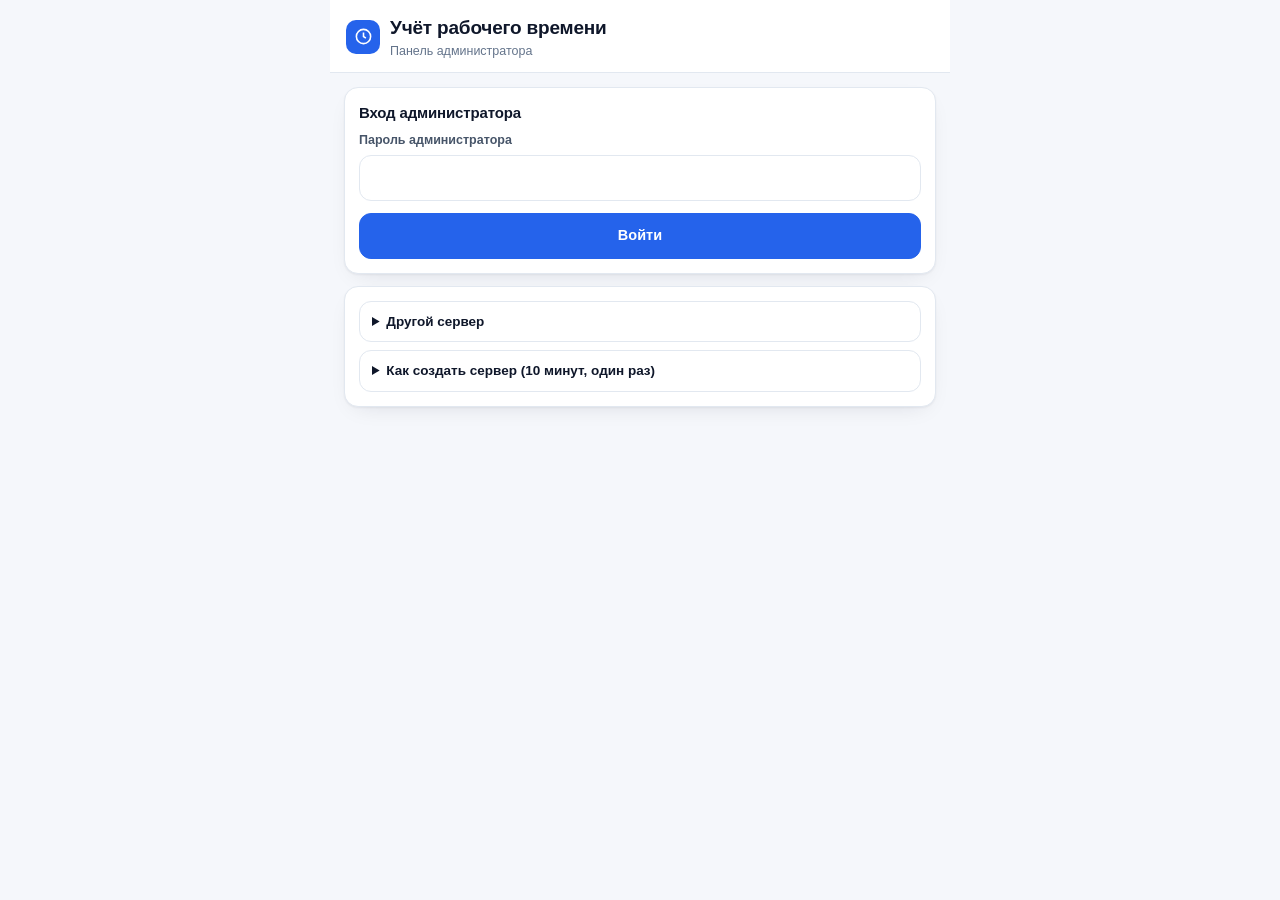
<file: index.html>
<!DOCTYPE html>
<html lang="ru">
<head>
<meta charset="utf-8">
<meta name="viewport" content="width=device-width, initial-scale=1, viewport-fit=cover">
<meta name="theme-color" content="#2563eb">
<meta name="robots" content="noindex, nofollow">
<title>Учёт рабочего времени</title>
<link rel="stylesheet" href="styles.css?v=8.0">
</head>
<body>
<div id="app">
  <header class="top">
    <div class="row">
      <div class="logo"><svg viewBox="0 0 24 24" fill="none" stroke-width="2"><path d="M12 7v5l3 2"/><circle cx="12" cy="12" r="9"/></svg></div>
      <div class="stack" style="gap:0;flex:1">
        <h1 id="topTitle">Учёт рабочего времени</h1>
        <div class="muted small" id="topSub">Панель администратора</div>
      </div>
    </div>
  </header>
  <main>
    <!-- вход -->
    <section class="view" id="v-login">
      <div class="card">
        <h3>Вход администратора</h3>
        <label class="field" style="margin-top:8px">Пароль администратора
          <input class="input" type="password" id="loginPw" autocomplete="current-password" autofocus>
        </label>
        <div id="setupBox" class="hidden">
          <div class="warn" style="margin-top:10px">Сервер новый: придумайте пароль администратора (не короче 6 символов) и повторите его.</div>
          <label class="field" style="margin-top:8px">Повторите пароль
            <input class="input" type="password" id="loginPw2" autocomplete="new-password">
          </label>
        </div>
        <button class="btn primary block" style="margin-top:12px" data-action="login" id="loginBtn">Войти</button>
      </div>
      <div class="card">
        <details class="acc">
          <summary>Другой сервер</summary>
          <div class="muted small" style="margin:8px 0">Нужно, только если вы создали новую таблицу со своим сервером.</div>
          <label class="field">Ссылка на сервер
            <input class="input mono" id="loginUrl" name="server-url" data-lpignore="true" data-1p-ignore placeholder="https://script.google.com/macros/s/…/exec" autocomplete="off" spellcheck="false">
          </label>
        </details>
        <details class="acc" style="margin-top:8px">
          <summary>Как создать сервер (10 минут, один раз)</summary>
          <ol class="small muted" style="padding-left:18px;margin:8px 0">
            <li>Создайте новую Google Таблицу.</li>
            <li>В ней: <b>Расширения → Apps Script</b>.</li>
            <li>Удалите всё в редакторе, вставьте код ниже и сохраните (значок дискеты).</li>
            <li><b>Развернуть → Новое развёртывание</b> → шестерёнка → <b>Веб-приложение</b>. «Запуск от имени»: <b>Я</b>. «У кого есть доступ»: <b>Все</b>. Нажмите «Развернуть» и разрешите доступ.</li>
            <li>Скопируйте ссылку, которая заканчивается на <span class="mono">/exec</span>, и вставьте её выше.</li>
          </ol>
          <button class="btn sm" data-action="copy-gs">Копировать код сервера</button>
          <pre class="code" id="gsPre" style="margin-top:8px">Загрузка…</pre>
        </details>
      </div>
    </section>

    <!-- на смене -->
    <section class="view" id="v-board">
      <div class="card" id="boardHead"></div>
      <div id="boardMain"></div>
    </section>

    <!-- табель -->
    <section class="view" id="v-report">
      <div class="card">
        <div class="grid3" style="margin-bottom:8px">
          <button class="btn sm" data-action="period" data-period="day">Сегодня</button>
          <button class="btn sm" data-action="period" data-period="week">Неделя</button>
          <button class="btn sm" data-action="period" data-period="month">Месяц</button>
        </div>
        <div class="grid2">
          <label class="field">С даты<input class="input" type="date" id="repFrom"></label>
          <label class="field">По дату<input class="input" type="date" id="repTo"></label>
        </div>
        <label class="field" style="margin-top:8px">Сотрудник
          <select class="input" id="repEmp"><option value="">Все сотрудники</option></select>
        </label>
      </div>
      <div class="kpi" id="repKpi"></div>
      <div class="card" style="padding:8px 10px"><div id="repList"></div></div>
      <div class="card">
        <div class="grid2">
          <button class="btn primary" data-action="xlsx">Табель Excel за месяц</button>
          <button class="btn" data-action="punch-add">Добавить отметку</button>
          <button class="btn" data-action="report-refresh">Обновить</button>
          <button class="btn" data-action="csv">Скачать CSV</button>
        </div>
        <div class="muted small" style="margin-top:8px">Excel — за календарный месяц, в который попадает «С даты». Чтобы исправить отметку, нажмите ✎ в строке дня.</div>
        <div class="muted small" style="margin-top:8px">Все отметки хранятся в Google Таблице, лист «Отметки». Часы считаются с учётом обеда, если смена длиннее 6 часов.</div>
      </div>
    </section>

    <!-- QR -->
    <section class="view" id="v-codes">
      <div class="card">
        <h3>Коды у двери</h3>
        <div class="muted small" style="margin:2px 0 10px">Одни на всех. Распечатайте и повесьте у входа.</div>
        <div class="grid2" id="posterBox"></div>
        <div class="grid2" style="margin-top:10px">
          <button class="btn" data-action="print-posters">Печать A4</button>
          <button class="btn" data-action="download-posters">Скачать PNG</button>
        </div>
      </div>
      <div class="card">
        <div class="row between"><h3>Личные коды привязки</h3><span class="badge blue" id="regCount">0</span></div>
        <div class="muted small" style="margin:6px 0 8px">Каждый код привязывает один телефон и после этого больше не работает. Отдайте сотруднику его код лично.</div>
        <div class="qr-grid" id="regGrid"></div>
        <div class="grid2" style="margin-top:10px">
          <button class="btn" data-action="print-badges">Печать непривязанных</button>
          <button class="btn" data-action="download-all">Скачать PNG</button>
        </div>
      </div>
    </section>

    <!-- сотрудники -->
    <section class="view" id="v-employees">
      <div class="card">
        <h3>Добавить сотрудника</h3>
        <div class="row" style="margin-top:8px">
          <input class="input" id="newEmpName" placeholder="Фамилия Имя" maxlength="80">
          <button class="btn primary" data-action="add-emp" style="flex:0 0 auto">Добавить</button>
        </div>
      </div>
      <div id="empList"></div>
    </section>

    <!-- настройки -->
    <section class="view" id="v-settings">
      <div class="card">
        <h3>Геозона рабочего места</h3>
        <div class="muted small" style="margin:2px 0 8px">Отметка дальше радиуса записывается как «вне зоны».</div>
        <div class="grid2">
          <label class="field">Широта<input class="input mono" id="setLat" placeholder="47.0245" inputmode="decimal"></label>
          <label class="field">Долгота<input class="input mono" id="setLng" placeholder="28.8322" inputmode="decimal"></label>
        </div>
        <div class="grid2" style="margin-top:8px">
          <label class="field">Радиус, м<input class="input" type="number" id="setRadius" min="20" step="10"></label>
          <button class="btn" data-action="take-coords" style="align-self:end">Взять мои координаты</button>
        </div>
        <div class="muted small" style="margin-top:6px">«Взять мои координаты» работает, если вы сейчас на рабочем месте. Иначе найдите точку в Google Картах: долгое нажатие → координаты.</div>
      </div>
      <div class="card">
        <h3>График работы</h3>
        <div class="muted small" style="margin:2px 0 8px">Отметьте рабочие дни и время. По графику считаются опоздания, норма часов, утренние и вечерние сообщения.</div>
        <div id="setSched"></div>
        <div class="grid2" style="margin-top:8px">
          <label class="field">Обед, мин<input class="input" type="number" id="setLunch" min="0" step="5"></label>
          <label class="field">Опоздание после, мин<input class="input" type="number" id="setLate" min="0" step="5"></label>
        </div>
        <div class="muted small" style="margin-top:6px">Обед вычитается из смен длиннее 6 часов.</div>
      </div>
      <div class="card">
        <div class="row between"><h3>Уведомления в Telegram</h3><span class="badge" id="tgBadge">не подключено</span></div>
        <details class="acc" style="margin-top:8px" id="tgHow">
          <summary>Как подключить (3 минуты)</summary>
          <ol class="small muted" style="padding-left:18px;margin:8px 0">
            <li>В Telegram откройте <b>@BotFather</b> → <b>/newbot</b> → придумайте имя и адрес бота.</li>
            <li>BotFather пришлёт токен вида <span class="mono">123456789:AA…</span> — вставьте его ниже и нажмите «Сохранить».</li>
            <li>Откройте своего нового бота и нажмите <b>«Старт»</b> (или напишите ему любое сообщение). Для общего чата — добавьте бота в группу и напишите там.</li>
            <li>Нажмите <b>«Подключить чат»</b> — бот пришлёт подтверждение.</li>
          </ol>
        </details>
        <div class="row" style="margin-top:8px">
          <input class="input mono" type="password" id="tgToken" placeholder="Токен бота" autocomplete="off">
          <button class="btn" data-action="tg-save" style="flex:0 0 auto">Сохранить</button>
        </div>
        <div class="grid2" style="margin-top:8px">
          <button class="btn primary" data-action="tg-link">Подключить чат</button>
          <button class="btn" data-action="tg-test">Проверить</button>
        </div>
        <div class="sep"></div>
        <label class="chk"><input type="checkbox" id="tgOutZone"> Сразу: отметка вне рабочего места или без геопозиции</label>
        <label class="chk"><input type="checkbox" id="tgAbsent"> Утром: кто не пришёл к началу дня</label>
        <label class="chk"><input type="checkbox" id="tgDaily"> Вечером: итоги дня; ночью: кто забыл отметить выход</label>
        <div class="muted small">Галочки сохраняются кнопкой «Сохранить настройки» внизу. Утренние и вечерние сообщения работают, когда включена автоматика.</div>
      </div>
      <button class="btn primary block" data-action="save-settings">Сохранить настройки</button>
      <div class="card">
        <div class="row between"><h3>Автоматика и резервные копии</h3><span class="badge" id="autoBadge">…</span></div>
        <div class="muted small" style="margin-top:6px">Каждые 15 минут сервер проверяет: закрывает забытые смены (ночью), отправляет утренние и вечерние сообщения. По воскресеньям в 3:00 — копия таблицы в папку «Учёт рабочего времени — резервные копии» на вашем Google Диске (хранятся 8 последних).</div>
        <div id="autoHelp" class="warn hidden" style="margin-top:8px">Google ещё не разрешил скрипту работать с Диском, интернетом и расписанием. Откройте таблицу → <b>Расширения → Apps Script</b>, вверху выберите функцию <b>installAutomation</b> и нажмите <b>«Выполнить»</b>. Google попросит доступ: выберите свой аккаунт → «Дополнительные настройки» → «Перейти на страницу…» → <b>«Разрешить»</b>. Потом вернитесь сюда.</div>
        <div class="grid2" style="margin-top:8px">
          <button class="btn primary" data-action="auto-install">Включить автоматику</button>
          <button class="btn" data-action="backup-now">Копия сейчас</button>
        </div>
        <div class="muted small" id="backupInfo" style="margin-top:8px"></div>
      </div>
      <div class="card">
        <h3>Пароль администратора</h3>
        <div class="grid2" style="margin-top:8px">
          <input class="input" type="password" id="newPw" placeholder="Новый пароль" autocomplete="new-password">
          <button class="btn" data-action="change-pw">Сменить</button>
        </div>
      </div>
      <div class="card">
        <h3>Сервер</h3>
        <div class="muted small mono" id="serverUrl" style="margin-top:6px;word-break:break-all"></div>
        <div class="muted small" style="margin-top:6px">Ссылка зашита в QR-коды. Если сервер сменится — коды придётся распечатать заново.</div>
        <details class="acc" style="margin-top:10px">
          <summary>Код сервера (Apps Script)</summary>
          <div class="muted small" style="margin:8px 0">Чтобы обновить сервер, не меняя ссылку: Apps Script → вставить код → <b>Развернуть → Управление развёртываниями → ✎ → Версия: новая → Развернуть</b>.</div>
          <button class="btn sm" data-action="copy-gs">Копировать код сервера</button>
        </details>
        <button class="btn danger block" style="margin-top:10px" data-action="logout">Выйти на этом устройстве</button>
      </div>
      <footer class="foot">версия 7.0</footer>
    </section>
  </main>
  <nav class="bottom hidden" id="nav"></nav>
</div>
<div id="modalHost"></div>
<div class="toast" id="toast"></div>
<div id="printArea"></div>

<script src="qr.js?v=8.0"></script>
<script src="xlsx.js?v=6.0"></script>
<script src="app.js?v=8.0"></script>
</body>
</html>
</file>
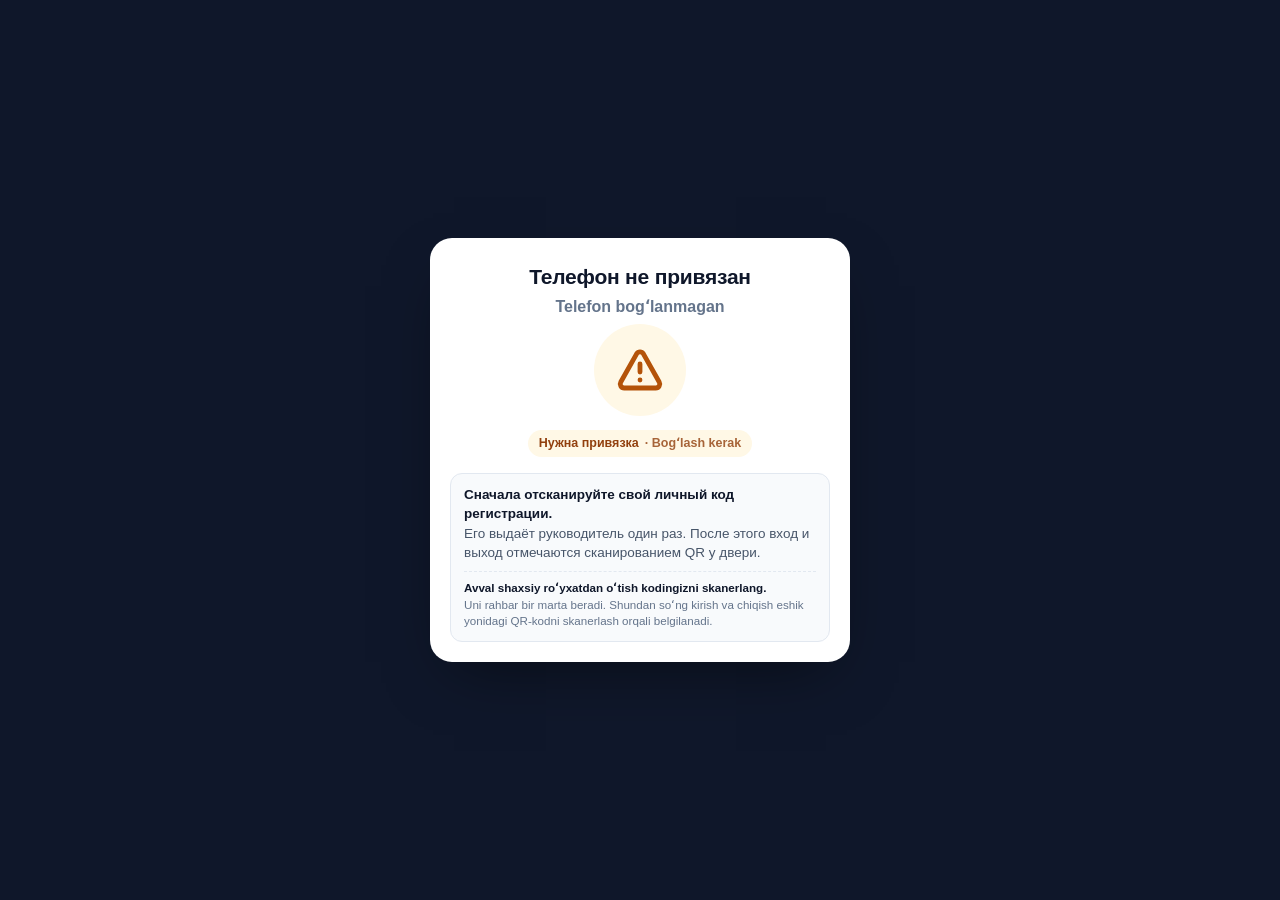
<file: i/index.html>
<!doctype html>
<html lang="ru"><head><meta charset="utf-8">
<meta name="viewport" content="width=device-width,initial-scale=1">
<meta name="robots" content="noindex">
<title>Отметка · Belgi</title>
<!-- Короткая ссылка из QR «ВХОД»: сразу открывает страницу сотрудника. -->
<script>location.replace("../emp.html?t=in" + (location.search.length > 1 ? "&" + location.search.slice(1) : ""));</script>
<noscript><meta http-equiv="refresh" content="0;url=../emp.html?t=in"></noscript>
</head><body><p><a href="../emp.html?t=in">Открыть · Ochish</a></p></body></html>
</file>
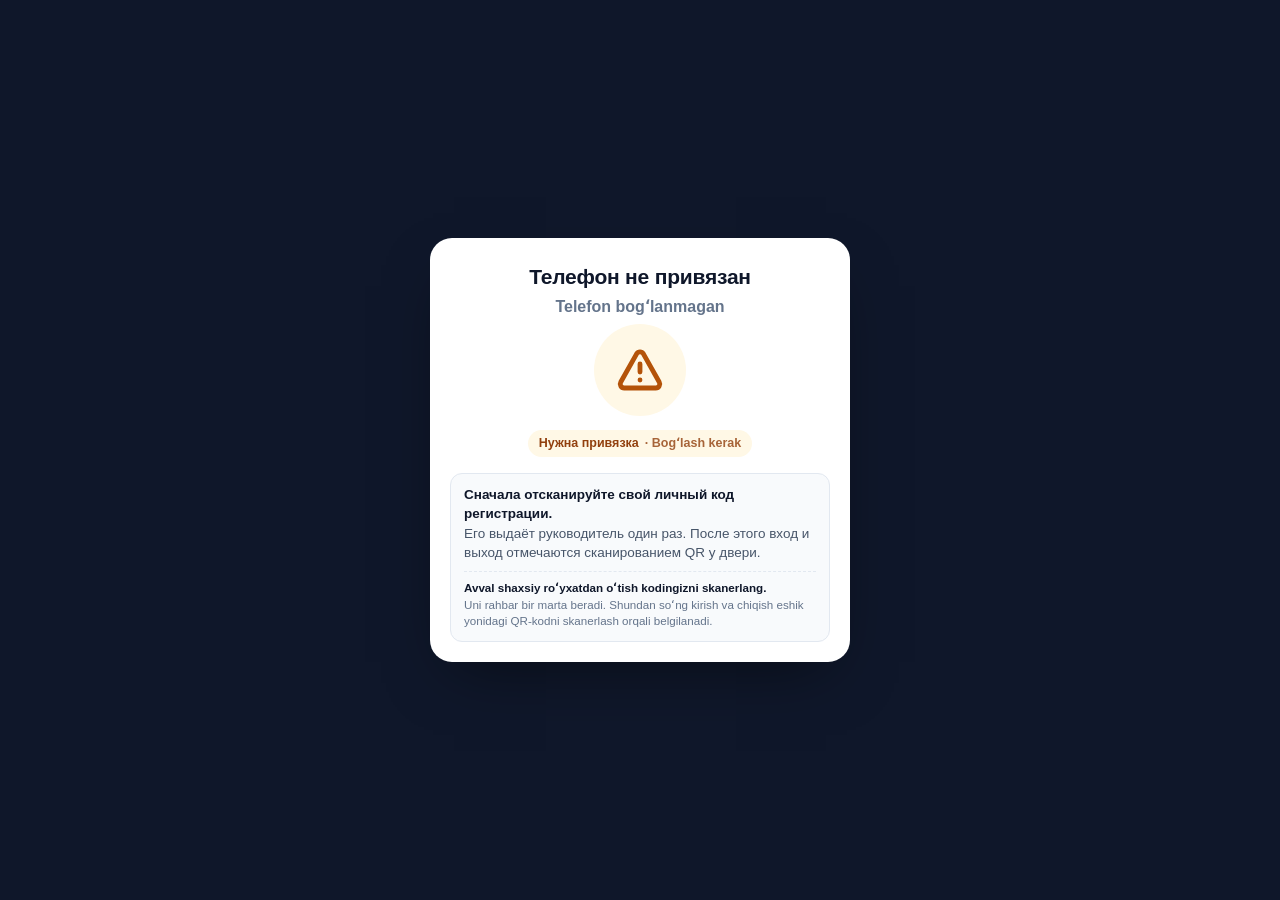
<file: o/index.html>
<!doctype html>
<html lang="ru"><head><meta charset="utf-8">
<meta name="viewport" content="width=device-width,initial-scale=1">
<meta name="robots" content="noindex">
<title>Отметка · Belgi</title>
<!-- Короткая ссылка из QR «ВЫХОД»: сразу открывает страницу сотрудника. -->
<script>location.replace("../emp.html?t=out" + (location.search.length > 1 ? "&" + location.search.slice(1) : ""));</script>
<noscript><meta http-equiv="refresh" content="0;url=../emp.html?t=out"></noscript>
</head><body><p><a href="../emp.html?t=out">Открыть · Ochish</a></p></body></html>
</file>
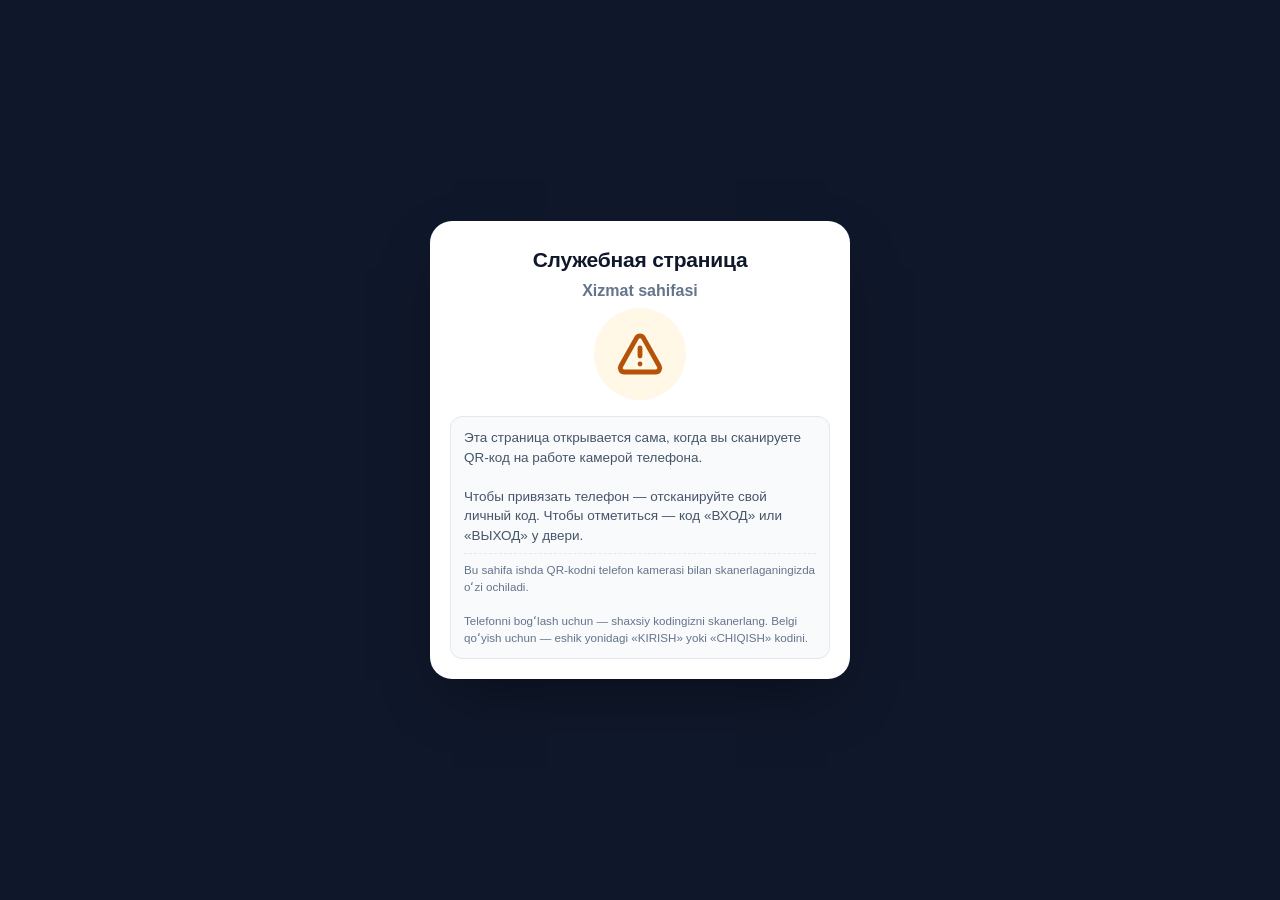
<file: r/index.html>
<!doctype html>
<html lang="ru"><head><meta charset="utf-8">
<meta name="viewport" content="width=device-width,initial-scale=1">
<meta name="robots" content="noindex">
<title>Привязка · Bogʻlash</title>
<!-- Короткая ссылка из личного QR: r/?001ABCD2345 = сотрудник EMP-001, ключ ABCD2345.
     Переводит на emp.html?r=EMP-001&k=ABCD2345 (остальные параметры, например &s=, сохраняются). -->
<script>
(function () {
  var q = location.search.replace(/^\?/, "");
  var m = /^(\d+)([A-Za-z0-9]{8})(&|$)/.exec(q);
  var to = m ? "?r=EMP-" + m[1] + "&k=" + m[2] + (m[3] ? "&" + q.slice(m[0].length) : "") : (q ? "?" + q : "");
  location.replace("../emp.html" + to);
})();
</script>
</head><body><p><a href="../emp.html">Открыть · Ochish</a></p></body></html>
</file>
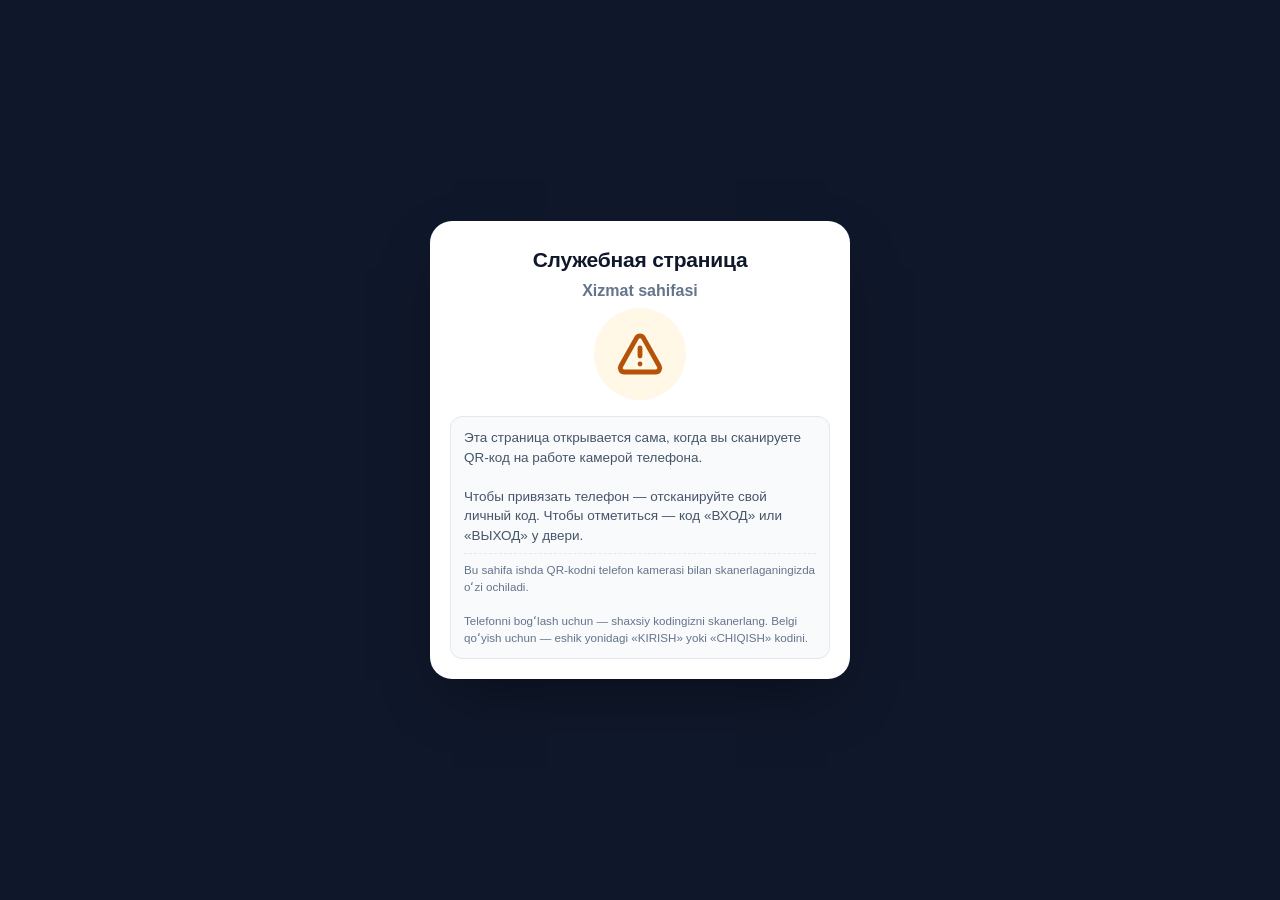
<file: emp.html>
<!DOCTYPE html>
<html lang="ru">
<head>
<meta charset="utf-8">
<meta name="viewport" content="width=device-width, initial-scale=1, viewport-fit=cover">
<meta name="theme-color" content="#0f172a">
<meta name="robots" content="noindex, nofollow">
<meta name="referrer" content="no-referrer">
<title>Отметка · Belgi</title>
<style>
:root{
  --bg:#0f172a; --card:#fff; --ink:#0f172a; --muted:#64748b; --line:#e2e8f0;
  --accent:#2563eb; --ok:#16a34a; --bad:#dc2626; --warn:#b45309;
}
*{box-sizing:border-box;-webkit-tap-highlight-color:transparent}
html,body{margin:0;height:100%}
body{
  background:var(--bg); color:var(--ink);
  font-family:-apple-system,BlinkMacSystemFont,"Segoe UI",Inter,Roboto,Arial,sans-serif;
  font-size:16px; line-height:1.45; -webkit-font-smoothing:antialiased;
  display:flex; align-items:center; justify-content:center; padding:16px;
}
.card{
  width:100%; max-width:420px; background:#fff; border-radius:22px; padding:24px 20px 20px;
  box-shadow:0 24px 60px -24px rgba(0,0,0,.55); text-align:center;
}
h1{font-size:21px;margin:0 0 4px;font-weight:700;letter-spacing:-.01em}
p{margin:0}
.muted{color:var(--muted);font-size:14px}
.mono{font-family:ui-monospace,SFMono-Regular,Menlo,Consolas,monospace}
.badge{display:inline-flex;align-items:center;gap:6px;padding:4px 11px;border-radius:999px;font-size:12.5px;font-weight:700}
.badge.ok{background:#eafaf0;color:#15803d}
.badge.bad{background:#fdeeee;color:#b91c1c}
.badge.warn{background:#fff8e6;color:#92400e}
.badge.info{background:#eff4ff;color:#1d4ed8}
.icon{width:92px;height:92px;margin:6px auto 14px;border-radius:50%;display:grid;place-items:center}
.icon svg{width:48px;height:48px;stroke-width:2.4;fill:none;stroke-linecap:round;stroke-linejoin:round}
.icon.ok,.icon.in{background:#eafaf0}.icon.ok svg,.icon.in svg{stroke:#16a34a}
.icon.out{background:#eff4ff}.icon.out svg{stroke:#2563eb}
.icon.bad{background:#fdeeee}.icon.bad svg{stroke:#dc2626}
.icon.warn{background:#fff8e6}.icon.warn svg{stroke:#b45309}
.big{font-size:34px;font-weight:800;letter-spacing:.06em;margin:2px 0 6px}
.big.in{color:#16a34a}.big.out{color:#2563eb}
.name{font-size:22px;font-weight:800;margin-top:12px}
.time{font-size:16px;font-weight:700;margin-top:2px}
.rows{text-align:left;margin-top:18px;border-top:1px solid var(--line);padding-top:14px;display:flex;flex-direction:column;gap:9px;font-size:14px}
.rows .r{display:flex;justify-content:space-between;gap:12px}
.rows .r span:first-child{color:var(--muted)}
.rows .r span:last-child{font-weight:600;text-align:right}
.spinner{width:44px;height:44px;border-radius:50%;border:4px solid #dbeafe;border-top-color:var(--accent);animation:spin .8s linear infinite;margin:26px auto}
@keyframes spin{to{transform:rotate(360deg)}}
button{
  font:inherit;cursor:pointer;border:0;width:100%;min-height:52px;border-radius:14px;
  font-weight:700;font-size:16px;margin-top:20px;background:var(--accent);color:#fff;
}
button:active{opacity:.88}
button.ghost{background:#f1f5f9;color:#334155;margin-top:10px}
.note{background:#f8fafc;border:1px solid var(--line);border-radius:12px;padding:11px 13px;font-size:13.5px;color:#475569;text-align:left;margin-top:16px}
.note.warn{background:#fff8e6;border-color:#fde68a;color:#92400e}
.note b{color:#0f172a}
.uz{display:block;font-size:.86em;font-weight:500;color:var(--muted);margin-top:3px;letter-spacing:0}
h1 .uz{font-size:16px;font-weight:600}
.big .uz{font-size:20px;font-weight:800;letter-spacing:.06em;color:inherit;opacity:.75;margin-top:0}
.note .uz{color:#64748b;margin-top:8px;padding-top:8px;border-top:1px dashed #e2e8f0}
.note.warn .uz{color:#a16207;border-top-color:#fde68a}
.rows .r span:first-child .uz{font-size:12px}
.stats{margin-top:16px;text-align:left}
.stats .hd{font-size:13px;font-weight:700;color:#334155;margin-bottom:8px}
.stats .hd .uz{font-size:12px}
.sgrid{display:grid;grid-template-columns:1fr 1fr;gap:8px}
.tile{background:#f8fafc;border:1px solid var(--line);border-radius:12px;padding:10px 11px}
.tile .v{font-size:22px;font-weight:800;letter-spacing:-.01em;line-height:1.1}
.tile .l{font-size:12px;color:#475569;margin-top:3px;line-height:1.25}
.tile .l .uz{font-size:11px;margin-top:1px}
.tile.wide{grid-column:1/-1}
.tile.bad .v{color:#b91c1c}
.tile.good .v{color:#15803d}
.uzi{opacity:.8;font-weight:600}
.hidden{display:none !important}
</style>
</head>
<body>
<div class="card" id="card">
  <div class="spinner" id="spin"></div>
  <h1 id="title">Открываем…<span class="uz">Ochilmoqda…</span></h1>
  <p class="muted" id="sub"></p>
  <div id="body"></div>
</div>

<script>
"use strict";

/* Служебная страница сотрудника. Открывается только из QR-кода:
   ?r=КОД&k=КЛЮЧ&s=СЕРВЕР  — привязка телефона (один раз)
   ?t=in|out&s=СЕРВЕР      — отметка входа или выхода
   Все тексты — на русском и узбекском (латиница). */

var ME_KEY = "tt4_me";
/* основной сервер: короткие QR-коды не содержат его адреса */
var DEFAULT_SERVER = "https://script.google.com/macros/s/AKfycby5_KTl2-IpW_wwsVHOQJ9Pb1IEfW_BpI2LPGkfRcZuRUk9XyasibLjQX-TkBq4W8xP/exec";

function qs(name) {
  var m = new RegExp("[?&]" + name + "=([^&#]*)").exec(location.search);
  return m ? decodeURIComponent(m[1].replace(/\+/g, " ")) : "";
}
function ls(k, d) { try { var v = localStorage.getItem(k); return v ? JSON.parse(v) : d; } catch (e) { return d; } }
function lsSet(k, v) { try { localStorage.setItem(k, JSON.stringify(v)); return true; } catch (e) { return false; } }
function esc(s) {
  return String(s === undefined || s === null ? "" : s).replace(/[&<>"']/g, function (c) {
    return { "&": "&amp;", "<": "&lt;", ">": "&gt;", '"': "&quot;", "'": "&#39;" }[c];
  });
}
/* двуязычный текст: русский, под ним узбекский. Аргументы — уже готовый HTML */
function L(ru, uz) { return ru + '<span class="uz">' + uz + "</span>"; }
/* в одну строку: «Готово · Tayyor» */
function I(ru, uz) { return ru + ' <span class="uzi">· ' + uz + "</span>"; }
/* сообщение об ошибке, которое несёт оба языка */
function Err(ru, uz) { var e = new Error(ru); e.uz = uz; return e; }

function deviceLabel() {
  var ua = navigator.userAgent || "";
  var m = /Android[^;)]*;\s*([^;)]+?)(?:\s+Build|\))/.exec(ua);
  if (m && m[1] && !/^(K|wv)$/.test(m[1].trim())) return "Android · " + m[1].trim().slice(0, 30);
  if (/Android/i.test(ua)) return "Android";
  if (/iPhone|iPad|iPod/i.test(ua)) return "iPhone";
  return "Телефон";
}
function validServer(u) { return /^https:\/\/script\.google\.com\/macros\/s\/[\w-]+\/exec$/.test(String(u || "").trim()); }

/* ================= сеть ================= */
function call(server, params) {
  return new Promise(function (resolve, reject) {
    if (!validServer(server)) return reject(Err("В QR-коде нет адреса сервера. Попросите руководителя распечатать коды заново.",
      "QR-kodda server manzili yoʻq. Rahbardan kodlarni qayta chop etishni soʻrang."));
    var cb = "__e" + Math.random().toString(36).slice(2, 10);
    var url = server.trim() + "?callback=" + cb;
    Object.keys(params).forEach(function (k) {
      if (params[k] !== undefined && params[k] !== null) url += "&" + encodeURIComponent(k) + "=" + encodeURIComponent(params[k]);
    });
    var sc = document.createElement("script"), done = false;
    var timer = setTimeout(function () { finish(function () { reject(Err("Сервер не ответил за 20 секунд.", "Server 20 soniya ichida javob bermadi.")); }); }, 20000);
    function finish(fn) {
      if (done) return;
      done = true; clearTimeout(timer);
      try { delete window[cb]; } catch (e) { window[cb] = undefined; }
      if (sc.parentNode) sc.parentNode.removeChild(sc);
      fn();
    }
    window[cb] = function (d) { finish(function () { resolve(d || {}); }); };
    sc.onerror = function () { finish(function () { reject(Err("Нет связи с сервером. Проверьте интернет.", "Server bilan aloqa yoʻq. Internetni tekshiring.")); }); };
    sc.src = url;
    document.head.appendChild(sc);
  });
}

function getPosition() {
  return new Promise(function (resolve, reject) {
    if (!navigator.geolocation) return reject(Err("Телефон не поддерживает геолокацию.", "Telefon geolokatsiyani qoʻllab-quvvatlamaydi."));
    navigator.geolocation.getCurrentPosition(
      function (p) { resolve(p.coords); },
      function (e) {
        var err = Err("Не удалось определить местоположение.", "Joylashuvni aniqlab boʻlmadi.");
        if (e && e.code === 1) err = Err("Доступ к местоположению запрещён. Разрешите его для этого сайта в настройках браузера и попробуйте снова.",
          "Joylashuvga ruxsat berilmagan. Brauzer sozlamalarida ushbu saytga ruxsat bering va qayta urinib koʻring.");
        if (e && e.code === 3) err = Err("Местоположение не определилось за 20 секунд. Подойдите ближе к окну и попробуйте снова.",
          "Joylashuv 20 soniyada aniqlanmadi. Derazaga yaqinroq boring va qayta urinib koʻring.");
        reject(err);
      },
      { enableHighAccuracy: true, timeout: 20000, maximumAge: 0 }
    );
  });
}

/* ================= экраны ================= */
var elSpin = document.getElementById("spin");
var elTitle = document.getElementById("title");
var elSub = document.getElementById("sub");
var elBody = document.getElementById("body");

var ICONS = {
  ok: '<path d="M20 6L9 17l-5-5"/>',
  bad: '<path d="M18 6L6 18M6 6l12 12"/>',
  warn: '<path d="M12 9v4M12 17h.01"/><path d="M10.3 3.9L2.4 18a2 2 0 0 0 1.7 3h15.8a2 2 0 0 0 1.7-3L13.7 3.9a2 2 0 0 0-3.4 0z"/>',
  in: '<path d="M15 3h4a2 2 0 0 1 2 2v14a2 2 0 0 1-2 2h-4"/><path d="M10 17l5-5-5-5"/><path d="M15 12H3"/>',
  out: '<path d="M9 3H5a2 2 0 0 0-2 2v14a2 2 0 0 0 2 2h4"/><path d="M16 17l5-5-5-5"/><path d="M21 12H9"/>'
};
function icon(kind) { return '<div class="icon ' + kind + '"><svg viewBox="0 0 24 24">' + ICONS[kind] + "</svg></div>"; }
/* title и sub — двуязычный HTML (через L) */
function spinner(title, sub) {
  elSpin.classList.remove("hidden");
  elTitle.innerHTML = title;
  elSub.innerHTML = sub || "";
  elBody.innerHTML = "";
}
function screen(title, html) {
  elSpin.classList.add("hidden");
  elTitle.innerHTML = title;
  elSub.innerHTML = "";
  elBody.innerHTML = html;
}
function problem(title, kind, badge, text, buttons) {
  screen(title, icon(kind) + (badge ? '<span class="badge ' + (kind === "bad" ? "bad" : "warn") + '">' + badge + "</span>" : "") +
    '<div class="note">' + text + "</div>" + (buttons || ""));
}
function btn(act, ru, uz, ghost, type) {
  return '<button' + (ghost ? ' class="ghost"' : "") + ' data-act="' + act + '"' + (type ? ' data-type="' + type + '"' : "") + ">" + I(ru, uz) + "</button>";
}

/* ================= привязка телефона ================= */
async function doRegister(code, key, server, force) {
  var me = ls(ME_KEY, null);
  if (me && me.code && me.code !== code && !force) {
    var who = "<b>" + esc(me.name || me.code) + "</b>";
    return problem(L("Телефон уже привязан", "Telefon allaqachon bogʻlangan"), "warn", I("Другой сотрудник", "Boshqa xodim"),
      L("Этот телефон привязан к сотруднику " + who + ".<br><br>Если это ваш телефон и вы сканируете свой код — продолжайте. Тогда " + who +
        " больше не сможет отмечаться с этого телефона.",
        "Bu telefon " + who + " xodimiga bogʻlangan.<br><br>Agar bu sizning telefoningiz boʻlsa va oʻz kodingizni skanerlayotgan boʻlsangiz — davom eting. Shunda " + who +
        " bu telefondan boshqa belgi qoʻya olmaydi."),
      btn("force-reg", "Привязать к новому коду", "Yangi kodga bogʻlash") + btn("close", "Отмена", "Bekor qilish", true));
  }
  spinner(L("Привязываем телефон…", "Telefon bogʻlanmoqda…"), "Код " + esc(code));
  var reply;
  try {
    reply = await call(server, {
      action: "register", code: code, key: key, device: deviceLabel(),
      secret: me && me.code === code ? me.secret : undefined
    });
  } catch (e) {
    return problem(L("Нет связи", "Aloqa yoʻq"), "warn", "",
      L("<b>Не удалось связаться с сервером.</b><br>" + esc(e.message) + "<br><br>Проверьте интернет и отсканируйте код ещё раз.",
        "<b>Server bilan bogʻlanib boʻlmadi.</b><br>" + esc(e.uz || "") + "<br><br>Internetni tekshirib, kodni qayta skanerlang."),
      btn("reload", "Повторить", "Qayta urinish"));
  }
  if (!reply.ok) {
    var when = reply.boundAt ? " (" + esc(reply.boundAt) + ")" : "";
    var msg = {
      used: L("Этот код уже привязан к другому телефону" + when + ".<br><br>Если вы сменили телефон, попросите руководителя выдать вам новый код.",
        "Bu kod boshqa telefonga bogʻlangan" + when + ".<br><br>Agar telefoningizni almashtirgan boʻlsangiz, rahbardan yangi kod soʻrang."),
      old_qr: L("Этот QR-код устарел — руководитель выпустил новый. Попросите свежий код.",
        "Bu QR-kod eskirgan — rahbar yangisini chiqargan. Yangi kod soʻrang."),
      unknown_code: L("Такого сотрудника нет в списке. Обратитесь к руководителю.",
        "Bunday xodim roʻyxatda yoʻq. Rahbarga murojaat qiling."),
      blocked: L("Доступ закрыт руководителем. Обратитесь к нему.",
        "Rahbar ruxsatni yopgan. Unga murojaat qiling.")
    }[reply.error] || L("Сервер ответил: " + esc(reply.error || "ошибка"), "Server javobi: " + esc(reply.error || "xato"));
    return problem(L("Код не принят", "Kod qabul qilinmadi"), "bad",
      reply.error === "used" ? I("Код уже использован", "Kod ishlatilgan") : I("Отказ", "Rad etildi"), msg);
  }
  me = { code: reply.code, name: reply.name, secret: reply.secret, server: server, boundAt: reply.boundAt };
  if (!lsSet(ME_KEY, me)) {
    return problem(L("Браузер не сохранил данные", "Brauzer maʼlumotlarni saqlamadi"), "warn", "",
      L("Похоже, страница открыта в режиме инкогнито. Откройте код в обычном браузере телефона (Chrome) и отсканируйте его снова.",
        "Sahifa inkognito rejimida ochilganga oʻxshaydi. Kodni telefonning oddiy brauzerida (Chrome) oching va qayta skanerlang."));
  }
  screen(reply.repeat ? L("Телефон уже привязан", "Telefon allaqachon bogʻlangan") : L("Телефон привязан", "Telefon bogʻlandi"),
    icon("ok") + '<span class="badge ok">' + I("Готово", "Tayyor") + "</span>" +
    '<div class="name">' + esc(me.name) + "</div>" +
    '<div class="muted mono">' + esc(me.code) + "</div>" +
    '<div class="rows">' +
      '<div class="r"><span>' + L("Телефон", "Telefon") + "</span><span>" + esc(deviceLabel()) + "</span></div>" +
      (me.boundAt ? '<div class="r"><span>' + L("Привязан", "Bogʻlangan") + "</span><span>" + esc(me.boundAt) + "</span></div>" : "") +
    "</div>" +
    '<div class="note">' + L(
      "<b>Что дальше.</b> Придя на работу, наведите камеру телефона на QR-код <b>«ВХОД»</b> у двери, уходя — на <b>«ВЫХОД»</b>. " +
      "Открывать что-то вручную не нужно.<br><br>Отмечайтесь в этом же браузере и не очищайте его данные — иначе телефон придётся привязывать заново.",
      "<b>Keyingi qadam.</b> Ishga kelganingizda telefon kamerasini eshik yonidagi <b>«KIRISH»</b> QR-kodiga, ketayotganingizda — <b>«CHIQISH»</b> kodiga qarating. " +
      "Hech narsani qoʻlda ochish shart emas.<br><br>Belgini shu brauzerda qoʻying va uning maʼlumotlarini oʻchirmang — aks holda telefonni qayta bogʻlashga toʻgʻri keladi.") +
    "</div>" + btn("close", "Готово", "Tayyor"));
}

/* ================= отметка ================= */
var PUNCH = {
  in: { word: "ВХОД", wordUz: "KIRISH", cls: "in", title: L("Вход отмечен", "Kirish belgilandi") },
  out: { word: "ВЫХОД", wordUz: "CHIQISH", cls: "out", title: L("Выход отмечен", "Chiqish belgilandi") }
};

async function doPunch(type, server, noGeo) {
  var meta = PUNCH[type];
  var me = ls(ME_KEY, null);
  if (!me || !me.code || !me.secret) {
    return problem(L("Телефон не привязан", "Telefon bogʻlanmagan"), "warn", I("Нужна привязка", "Bogʻlash kerak"),
      L("<b>Сначала отсканируйте свой личный код регистрации.</b><br>Его выдаёт руководитель один раз. После этого вход и выход отмечаются сканированием QR у двери.",
        "<b>Avval shaxsiy roʻyxatdan oʻtish kodingizni skanerlang.</b><br>Uni rahbar bir marta beradi. Shundan soʻng kirish va chiqish eshik yonidagi QR-kodni skanerlash orqali belgilanadi."));
  }
  server = validServer(server) ? server : (validServer(me.server) ? me.server : DEFAULT_SERVER);

  var coords = null;
  if (!noGeo) {
    spinner(L("Определяем местоположение…", "Joylashuv aniqlanmoqda…"),
      L("Разрешите доступ к геоданным, если браузер спросит", "Brauzer soʻrasa, joylashuvga ruxsat bering"));
    try { coords = await getPosition(); } catch (e) {
      return problem(L("Нужно местоположение", "Joylashuv kerak"), "warn", "",
        L(esc(e.message) + "<br><br>Руководитель видит, отмечены ли вы на рабочем месте.",
          esc(e.uz || "") + "<br><br>Rahbar ish joyida belgi qoʻyganingizni koʻradi."),
        btn("retry", "Попробовать снова", "Qayta urinish", false, type) +
        btn("nogeo", "Отметить без местоположения", "Joylashuvsiz belgilash", true, type));
    }
  }

  spinner(L("Сохраняем отметку…", "Belgi saqlanmoqda…"), esc(me.name || me.code));
  var r;
  try {
    r = await call(server, {
      action: "punch", type: type, code: me.code, secret: me.secret,
      lat: coords ? coords.latitude.toFixed(6) : undefined,
      lng: coords ? coords.longitude.toFixed(6) : undefined,
      acc: coords ? Math.round(coords.accuracy) : undefined
    });
  } catch (e) {
    return problem(L("Не сохранилось", "Saqlanmadi"), "warn", "",
      L("<b>Отметка не записана.</b><br>" + esc(e.message), "<b>Belgi yozilmadi.</b><br>" + esc(e.uz || "")),
      btn("retry", "Повторить", "Qayta urinish", false, type));
  }
  if (!r.ok) {
    var title = L("Отметка не принята", "Belgi qabul qilinmadi");
    if (r.error === "not_registered") {
      return problem(title, "bad", I("Телефон не привязан", "Telefon bogʻlanmagan"),
        L("Сервер не узнаёт этот телефон — возможно, руководитель выдал вам новый код. Отсканируйте свой новый код регистрации.",
          "Server bu telefonni tanimayapti — ehtimol, rahbar sizga yangi kod bergan. Yangi roʻyxatdan oʻtish kodingizni skanerlang."));
    }
    if (r.error === "blocked") {
      return problem(title, "bad", I("Доступ закрыт", "Ruxsat yopilgan"),
        L("Руководитель закрыл вам доступ. Обратитесь к нему.", "Rahbar sizga ruxsatni yopgan. Unga murojaat qiling."));
    }
    return problem(title, "bad", I("Ошибка", "Xato"),
      L("Сервер ответил: " + esc(r.error || "ошибка"), "Server javobi: " + esc(r.error || "xato")),
      btn("retry", "Повторить", "Qayta urinish", false, type));
  }
  if (r.name && r.name !== me.name) { me.name = r.name; lsSet(ME_KEY, me); }
  showDone(meta, r);
}

var MONTHS_RU = ["январь", "февраль", "март", "апрель", "май", "июнь", "июль", "август", "сентябрь", "октябрь", "ноябрь", "декабрь"];
var MONTHS_UZ = ["yanvar", "fevral", "mart", "aprel", "may", "iyun", "iyul", "avgust", "sentabr", "oktabr", "noyabr", "dekabr"];
function fmtH(x) { return String(Math.round((Number(x) || 0) * 10) / 10).replace(".", ","); }
function statsBlock(st) {
  if (!st || typeof st.hours !== "number") return "";
  var m = (st.month || 1) - 1;
  function tile(val, ru, uz, cls) {
    return '<div class="tile' + (cls ? " " + cls : "") + '"><div class="v">' + val + '</div><div class="l">' + L(ru, uz) + "</div></div>";
  }
  return '<div class="stats"><div class="hd">' +
      L("Ваш " + MONTHS_RU[m] + ": с 1-го числа", MONTHS_UZ[m].charAt(0).toUpperCase() + MONTHS_UZ[m].slice(1) + " oyi: 1-sanadan boshlab") + "</div>" +
    '<div class="sgrid">' +
      tile(fmtH(st.hours) + " ч", "Отработано часов", "Ishlangan soat", "wide good") +
      tile(st.shifts, "Смен", "Smenalar") +
      tile(st.late, "Опозданий", "Kechikishlar", st.late ? "bad" : "") +
      tile(st.forgotten, "Забытых выходов", "Unutilgan chiqishlar", st.forgotten ? "bad" : "") +
      tile(fmtH(st.under) + " ч", "Недоработано", "Yetishmagan vaqt", st.under > 0 ? "bad" : "") +
    "</div></div>";
}

function showDone(meta, r) {
  var zone;
  if (r.zone === "в зоне") zone = '<span style="color:#15803d">' + L("на рабочем месте", "ish joyida") + "</span>";
  else if (r.zone === "вне зоны") zone = '<span style="color:#b91c1c">' + L("вне рабочего места" + (r.distance ? " · " + r.distance + " м" : ""), "ish joyidan tashqarida") + "</span>";
  else if (r.zone === "без координат") zone = '<span style="color:#92400e">' + L("не определено", "aniqlanmadi") + "</span>";
  else zone = '<span class="muted">' + L("не проверяется", "tekshirilmaydi") + "</span>";

  var notes = [];
  if (r.duplicate) notes.push(L("Вы уже отметились только что — повторная отметка не нужна.", "Siz hozirgina belgi qoʻydingiz — takrorlash shart emas."));
  if (r.warning === "prev_open") notes.push(L("В прошлый раз вы не отметили <b>выход</b>. Сообщите руководителю.", "Oʻtgan safar <b>chiqish</b>ni belgilamagansiz. Rahbarga xabar bering."));
  if (r.warning === "no_in") notes.push(L("Сегодня не найден <b>вход</b>. Если вы забыли отметиться утром, сообщите руководителю.", "Bugun <b>kirish</b> belgisi topilmadi. Ertalab belgi qoʻyishni unutgan boʻlsangiz, rahbarga xabar bering."));
  if (r.zone === "вне зоны") notes.push(L("Отметка сохранена, но вы далеко от рабочего места. Руководитель это увидит.", "Belgi saqlandi, lekin siz ish joyidan uzoqdasiz. Rahbar buni koʻradi."));
  if (r.zone === "без координат") notes.push(L("Отметка сохранена без местоположения. Руководитель это увидит.", "Belgi joylashuvsiz saqlandi. Rahbar buni koʻradi."));

  screen(meta.title,
    icon(meta.cls) +
    '<div class="big ' + meta.cls + '">' + meta.word + '<span class="uz">' + meta.wordUz + "</span></div>" +
    '<div class="time">' + esc(r.date + " · " + r.time) + "</div>" +
    (r.duplicate ? '<div class="badge info" style="margin-top:10px">' + I("уже отмечено", "belgilangan") + "</div>" : "") +
    '<div class="rows">' +
      '<div class="r"><span>' + L("Сотрудник", "Xodim") + "</span><span>" + esc(r.name || r.code) + "</span></div>" +
      '<div class="r"><span>' + L("Местоположение", "Joylashuv") + "</span>" + zone + "</div>" +
    "</div>" +
    (notes.length ? '<div class="note warn">' + notes.join("<br><br>") + "</div>"
      : '<div class="note">' + L("Отметка записана. Страницу можно закрыть.", "Belgi yozildi. Sahifani yopishingiz mumkin.") + "</div>") +
    statsBlock(r.stats) +
    btn("close", "Готово", "Tayyor"));
}

/* ================= запуск ================= */
var P = { code: qs("r").toUpperCase(), key: qs("k").toUpperCase(), type: qs("t"), server: qs("s") };
if (!validServer(P.server) && (P.code || !P.type)) P.server = DEFAULT_SERVER;

function boot() {
  /* убираем ключ из адресной строки и истории браузера */
  try { if (location.search) history.replaceState(null, "", location.pathname); } catch (e) {}
  if (P.code && P.key) return doRegister(P.code, P.key, P.server, false);
  if (P.type === "in" || P.type === "out") return doPunch(P.type, P.server, false);
  screen(L("Служебная страница", "Xizmat sahifasi"), icon("warn") +
    '<div class="note">' + L(
      "Эта страница открывается сама, когда вы сканируете QR-код на работе камерой телефона.<br><br>" +
      "Чтобы привязать телефон — отсканируйте свой личный код. Чтобы отметиться — код «ВХОД» или «ВЫХОД» у двери.",
      "Bu sahifa ishda QR-kodni telefon kamerasi bilan skanerlaganingizda oʻzi ochiladi.<br><br>" +
      "Telefonni bogʻlash uchun — shaxsiy kodingizni skanerlang. Belgi qoʻyish uchun — eshik yonidagi «KIRISH» yoki «CHIQISH» kodini.") + "</div>");
}

document.addEventListener("click", function (ev) {
  var b = ev.target.closest("[data-act]");
  if (!b) return;
  var act = b.getAttribute("data-act");
  if (act === "close") { window.close(); setTimeout(function () { location.replace("about:blank"); }, 150); }
  if (act === "reload") doRegister(P.code, P.key, P.server, false);
  if (act === "force-reg") doRegister(P.code, P.key, P.server, true);
  if (act === "retry") doPunch(b.getAttribute("data-type"), P.server, false);
  if (act === "nogeo") doPunch(b.getAttribute("data-type"), P.server, true);
});

boot();
</script>
</body>
</html>
</file>
<file: styles.css>
:root{
  --bg:#f5f7fb; --card:#fff; --ink:#0f172a; --muted:#64748b; --line:#e2e8f0;
  --accent:#2563eb; --accent-soft:#eff4ff; --green:#16a34a; --green-soft:#eafaf0;
  --red:#dc2626; --red-soft:#fdeeee; --amber:#b45309; --amber-soft:#fff8e6;
  --radius:14px; --shadow:0 1px 2px rgba(15,23,42,.05), 0 8px 24px -12px rgba(15,23,42,.15);
}
*{box-sizing:border-box;-webkit-tap-highlight-color:transparent}
html,body{margin:0;padding:0}
body{background:var(--bg);color:var(--ink);font-family:-apple-system,BlinkMacSystemFont,"Segoe UI",Inter,Roboto,"Helvetica Neue",Arial,sans-serif;font-size:15px;line-height:1.45;-webkit-font-smoothing:antialiased}
h1,h2,h3,h4{margin:0;font-weight:650;letter-spacing:-.01em}
h1{font-size:19px} h2{font-size:17px} h3{font-size:15px} h4{font-size:13px}
p{margin:0}
small,.small{font-size:12.5px}
.muted{color:var(--muted)}
.mono{font-family:ui-monospace,SFMono-Regular,Menlo,Consolas,monospace}
#app{max-width:620px;margin:0 auto;min-height:100vh;display:flex;flex-direction:column;background:var(--bg)}
header.top{position:sticky;top:0;z-index:20;background:rgba(255,255,255,.92);backdrop-filter:blur(10px);border-bottom:1px solid var(--line);padding:14px 16px 12px}
header.top .row{display:flex;align-items:center;gap:10px}
.logo{width:34px;height:34px;border-radius:10px;background:var(--accent);display:grid;place-items:center;flex:0 0 auto}
.logo svg{width:19px;height:19px;stroke:#fff;fill:none}
main{flex:1;padding:14px 14px 92px;display:flex;flex-direction:column;gap:12px}
.view{display:none;flex-direction:column;gap:12px}
.view.active{display:flex}
.card{background:var(--card);border:1px solid var(--line);border-radius:var(--radius);padding:14px;box-shadow:var(--shadow)}
.card.tight{padding:12px}
.row{display:flex;gap:8px;align-items:center}
.row.between{justify-content:space-between}
.row.wrap{flex-wrap:wrap}
.col{display:flex;flex-direction:column;gap:8px}
.grid2{display:grid;grid-template-columns:1fr 1fr;gap:8px}
.grid3{display:grid;grid-template-columns:repeat(3,1fr);gap:8px}
.stack{display:flex;flex-direction:column;gap:4px}
button{font:inherit;cursor:pointer;border:0;background:none;color:inherit}
.btn{display:inline-flex;align-items:center;justify-content:center;gap:7px;min-height:46px;padding:0 16px;border-radius:12px;border:1px solid var(--line);background:#fff;font-weight:600;font-size:14.5px;transition:transform .06s ease,background .15s ease}
.btn:active{transform:scale(.985)}
.btn.primary{background:var(--accent);border-color:var(--accent);color:#fff}
.btn.green{background:var(--green);border-color:var(--green);color:#fff}
.btn.danger{background:#fff;border-color:#f3c7c7;color:var(--red)}
.btn.ghost{background:#f8fafc}
.btn.sm{min-height:36px;padding:0 11px;font-size:13px;border-radius:10px}
.btn.block{width:100%}
.btn:disabled{opacity:.55}
.btn svg{width:17px;height:17px;stroke:currentColor;fill:none;stroke-width:1.9;stroke-linecap:round;stroke-linejoin:round}
.input,select,textarea{width:100%;min-height:46px;padding:10px 12px;border-radius:12px;border:1px solid var(--line);background:#fff;font:inherit;color:var(--ink);outline:none}
.input:focus,select:focus{border-color:var(--accent);box-shadow:0 0 0 3px var(--accent-soft)}
label.field{display:flex;flex-direction:column;gap:5px;font-size:12.5px;font-weight:600;color:#475569}
label.field .hint{font-weight:400;color:var(--muted)}
.me{display:flex;align-items:center;gap:10px}
.avatar{width:40px;height:40px;border-radius:12px;background:var(--accent-soft);color:var(--accent);display:grid;place-items:center;font-weight:700;flex:0 0 auto}
.badge{display:inline-flex;align-items:center;gap:5px;padding:3px 8px;border-radius:999px;font-size:11.5px;font-weight:600;background:#f1f5f9;color:#475569}
.badge.green{background:var(--green-soft);color:#15803d}
.badge.red{background:var(--red-soft);color:#b91c1c}
.badge.amber{background:var(--amber-soft);color:var(--amber)}
.badge.blue{background:var(--accent-soft);color:#1d4ed8}
.dot{width:6px;height:6px;border-radius:50%;background:currentColor}
.tbl{width:100%;border-collapse:collapse;font-size:13.5px}
.tbl th{text-align:left;font-size:11.5px;text-transform:uppercase;letter-spacing:.04em;color:var(--muted);font-weight:700;padding:8px 6px;border-bottom:1px solid var(--line)}
.tbl td{padding:9px 6px;border-bottom:1px solid #f1f5f9;vertical-align:middle}
.tbl tr:last-child td{border-bottom:0}
.tbl .num{text-align:right;font-variant-numeric:tabular-nums}
details.emp{border:1px solid var(--line);border-radius:12px;padding:10px 12px;background:#fff;margin-bottom:8px}
details.emp summary{list-style:none;cursor:pointer;display:flex;align-items:center;gap:10px}
details.emp summary::-webkit-details-marker{display:none}
.kpi{display:grid;grid-template-columns:repeat(4,1fr);gap:8px}
.kpi .box{background:#fff;border:1px solid var(--line);border-radius:12px;padding:10px}
.kpi .v{font-size:19px;font-weight:700;font-variant-numeric:tabular-nums}
.kpi .l{font-size:11px;color:var(--muted)}
.qrbox{display:grid;place-items:center;gap:8px;padding:12px;border:1px solid var(--line);border-radius:12px;background:#fff}
.qrbox img{width:100%;max-width:220px;height:auto;image-rendering:pixelated}
.poster{display:grid;place-items:center;gap:10px;text-align:center}
.poster .word{font-size:30px;font-weight:800;letter-spacing:.12em}
.poster .word.in{color:var(--green)}
.poster .word.out{color:var(--accent)}
.qr-grid{display:grid;grid-template-columns:1fr 1fr;gap:8px}
.qr-item{border:1px solid var(--line);border-radius:12px;padding:8px;display:flex;gap:8px;align-items:center}
.qr-item img{width:52px;height:52px;image-rendering:pixelated;border-radius:6px}
.qr-item .nm{font-size:12.5px;font-weight:600;line-height:1.25}
.qr-item .cd{font-size:11px;color:var(--muted)}
nav.bottom{position:fixed;left:0;right:0;bottom:0;z-index:30;background:rgba(255,255,255,.96);backdrop-filter:blur(12px);border-top:1px solid var(--line);padding:6px 6px calc(6px + env(safe-area-inset-bottom));display:grid;grid-template-columns:repeat(5,1fr);max-width:620px;margin:0 auto}
nav.bottom button{display:flex;flex-direction:column;align-items:center;gap:3px;padding:7px 2px;border-radius:10px;color:var(--muted);font-size:10.5px;font-weight:600}
nav.bottom button svg{width:21px;height:21px;stroke:currentColor;fill:none;stroke-width:1.8;stroke-linecap:round;stroke-linejoin:round}
nav.bottom button.on{color:var(--accent);background:var(--accent-soft)}
.overlay{position:fixed;inset:0;z-index:60;background:rgba(15,23,42,.45);display:flex;align-items:flex-end;justify-content:center}
.sheet{width:100%;max-width:620px;background:#fff;border-radius:20px 20px 0 0;padding:18px 16px calc(18px + env(safe-area-inset-bottom));max-height:92vh;overflow:auto;animation:up .18s ease}
@keyframes up{from{transform:translateY(14px);opacity:.6}to{transform:none;opacity:1}}
.spinner{width:34px;height:34px;border-radius:50%;border:3px solid #dbeafe;border-top-color:var(--accent);animation:spin .8s linear infinite;margin:16px auto}
@keyframes spin{to{transform:rotate(360deg)}}
.toast{position:fixed;left:50%;bottom:86px;transform:translate(-50%,14px);z-index:80;background:#0f172a;color:#fff;padding:10px 16px;border-radius:999px;font-size:13.5px;font-weight:600;opacity:0;pointer-events:none;transition:.2s;max-width:92vw;text-align:center}
.toast.show{opacity:1;transform:translate(-50%,0)}
pre.code{background:#0b1220;color:#d6e2f5;padding:12px;border-radius:12px;overflow:auto;font-size:11.5px;line-height:1.5;max-height:340px}
details.acc{border:1px solid var(--line);border-radius:12px;padding:10px 12px}
details.acc summary{cursor:pointer;font-weight:600;font-size:13.5px}
.sep{height:1px;background:var(--line);margin:10px 0}
.empty{text-align:center;color:var(--muted);padding:18px 8px;font-size:13.5px}
.warn{background:var(--amber-soft);border:1px solid #fde68a;color:#92400e;border-radius:10px;padding:9px 11px;font-size:12.5px}
.err{background:var(--red-soft);border:1px solid #fecaca;color:#991b1b;border-radius:10px;padding:9px 11px;font-size:12.5px}
.ok{background:var(--green-soft);border:1px solid #bbf7d0;color:#166534;border-radius:10px;padding:9px 11px;font-size:12.5px}
.chk{display:flex;align-items:center;gap:9px;font-size:13.5px;padding:7px 0}
.chk input{width:20px;height:20px;accent-color:var(--accent)}
footer.foot{text-align:center;color:#94a3b8;font-size:11.5px;padding:6px 0 2px}
#printArea{display:none}
.hidden{display:none !important}
.card.empty{padding:22px 14px}
nav.bottom button{min-width:0}
nav.bottom button span{white-space:nowrap;overflow:hidden;text-overflow:ellipsis;max-width:100%}
@media print{
  body{background:#fff}
  body.printing #app,body.printing .overlay,body.printing .toast{display:none !important}
  body.printing #printArea{display:block !important}
  @page{margin:12mm}
  .print-poster{page-break-after:always;text-align:center;padding-top:8mm}
  .print-poster:last-child{page-break-after:auto}
  .print-poster .brand{font-size:14px;letter-spacing:.2em;text-transform:uppercase;color:#475569}
  .print-poster .word{font-size:64px;font-weight:800;letter-spacing:.1em;margin:6mm 0 4mm}
  .print-poster .word.in{color:#16a34a}
  .print-poster .word.out{color:#2563eb}
  /* QR вместе с белым полем: постер 160 мм, карточка 64 мм. Только чёрный по белому, без сглаживания */
  .print-poster img{width:160mm;height:160mm;image-rendering:pixelated;filter:none;opacity:1}
  .print-poster .note{margin-top:6mm;color:#475569;font-size:13px}
  .badge-grid{display:grid;grid-template-columns:repeat(2,1fr);gap:6mm}
  .print-badge{border:1px solid #cbd5e1;border-radius:6mm;padding:4mm;text-align:center;page-break-inside:avoid}
  .print-badge img{width:64mm;height:64mm;image-rendering:pixelated;filter:none;opacity:1}
  .print-badge .nm{font-size:12px;font-weight:700;margin-top:2mm}
  .print-badge .cd{font-size:10px;color:#64748b}
  .print-badge .tt{font-size:9px;color:#94a3b8;margin-top:1mm}
  .print-poster .uz,.print-badge .uz{display:block}
  .print-poster .word .uz{font-size:44px;opacity:.8;letter-spacing:.08em}
  .print-poster .note .uz{margin-top:2mm}
}
@media (max-width:400px){.qr-grid{grid-template-columns:1fr}.kpi{grid-template-columns:1fr 1fr}.grid3{grid-template-columns:1fr 1fr}}
</file>
